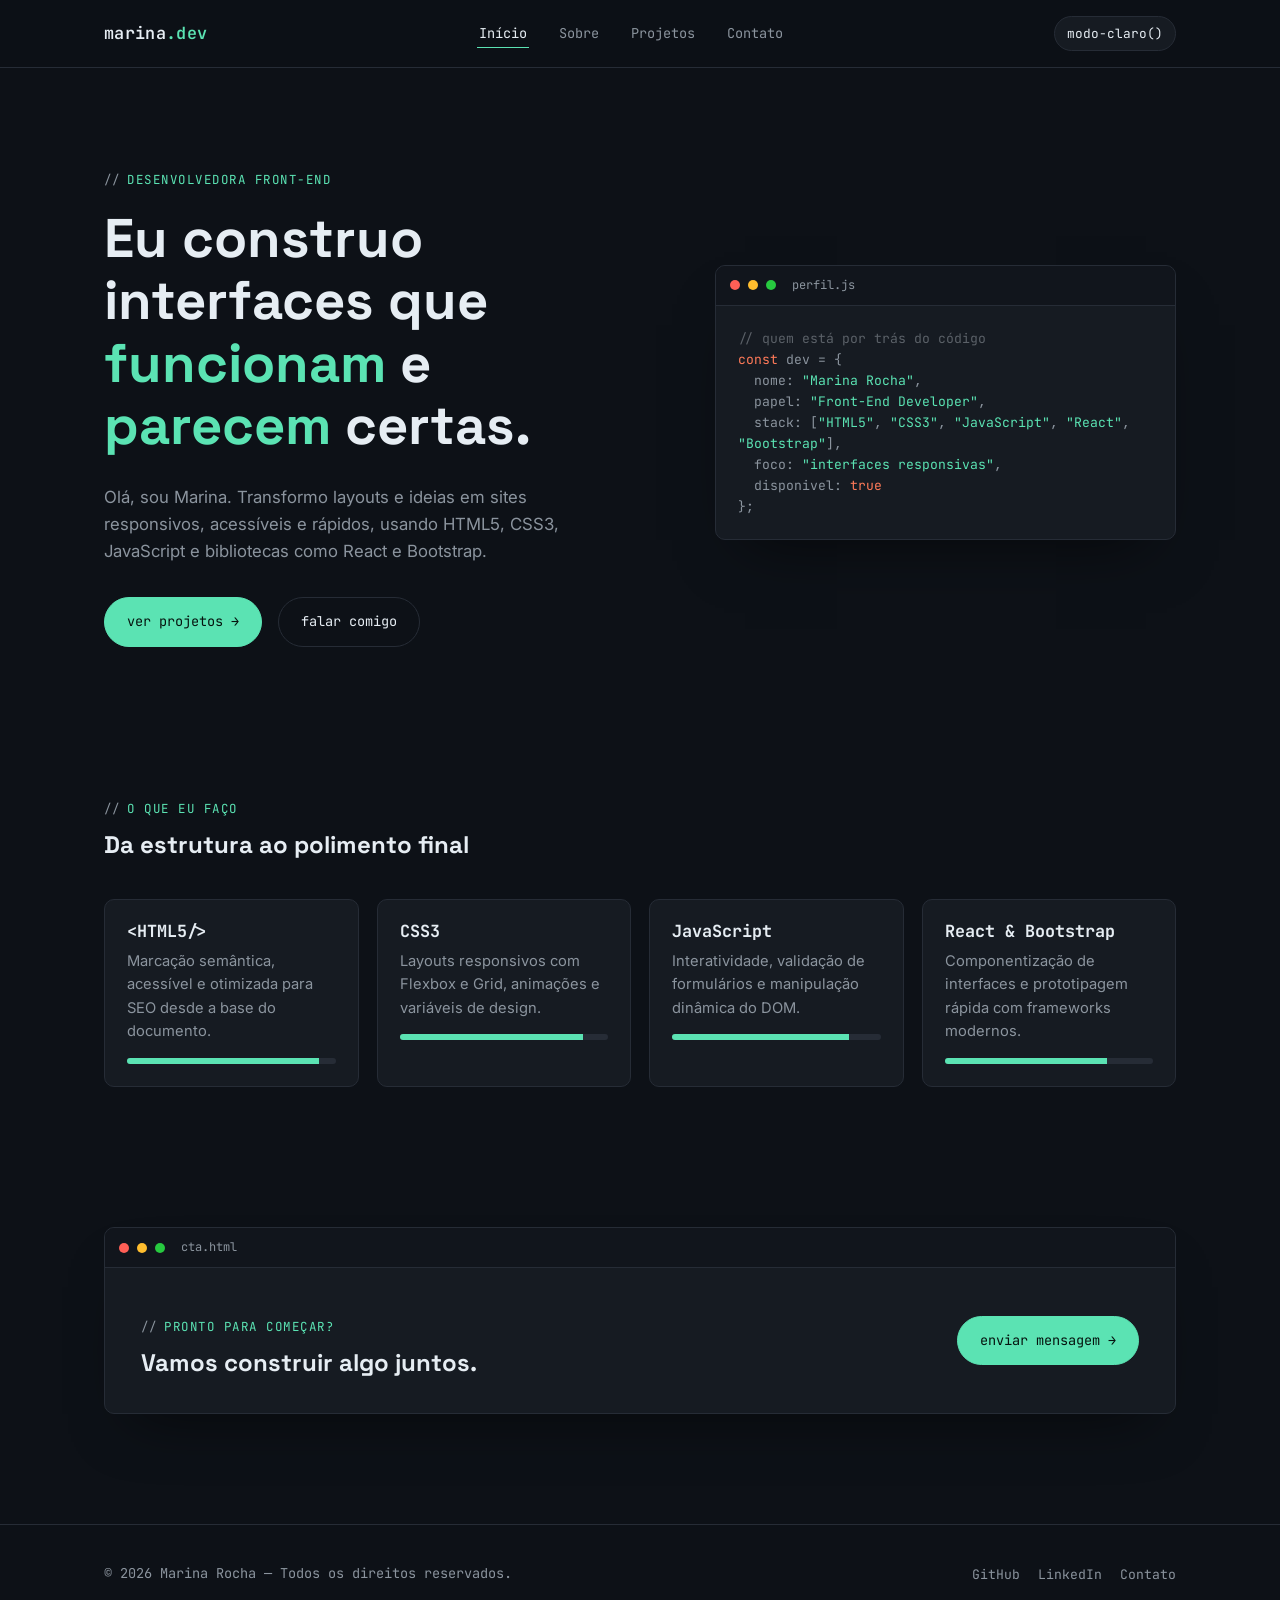
<file: index.html>
<!DOCTYPE html>
<!--
  ARQUIVO: index.html
  Página inicial do portfólio. Compartilha o mesmo header,
  footer, style.css e script.js das demais páginas do site.
-->
<html lang="pt-BR">
<head>
<meta charset="UTF-8">
<meta name="viewport" content="width=device-width, initial-scale=1.0">

<!-- Título e metadados de SEO específicos desta página -->
<title>Marina Rocha | Desenvolvedora Front-End</title>
<meta name="description" content="Portfólio de Marina Rocha, desenvolvedora Front-End especializada em HTML5, CSS3, JavaScript, React e Bootstrap. Veja projetos, habilidades e formas de contato.">
<meta name="keywords" content="front-end, desenvolvedora front-end, portfolio, html5, css3, javascript, react, bootstrap">
<meta name="author" content="Marina Rocha">
<meta name="robots" content="index, follow">
<link rel="canonical" href="https://marinarocha.dev/index.html">

<meta property="og:title" content="Marina Rocha | Desenvolvedora Front-End">
<meta property="og:description" content="Portfólio com projetos, habilidades e contato de uma desenvolvedora Front-End.">
<meta property="og:type" content="website">

<link rel="preconnect" href="https://fonts.googleapis.com">
<link href="https://fonts.googleapis.com/css2?family=Space+Grotesk:wght@500;600;700&family=Inter:wght@400;500;600&family=JetBrains+Mono:wght@400;500&display=swap" rel="stylesheet">
<link rel="stylesheet" href="css/style.css">

<!-- Dados estruturados (SEO) informando ao buscador quem é o autor do site -->
<script type="application/ld+json">
{
  "@context": "https://schema.org",
  "@type": "Person",
  "name": "Marina Rocha",
  "jobTitle": "Desenvolvedora Front-End",
  "url": "https://marinarocha.dev/index.html"
}
</script>
</head>
<body>

<!-- Cabeçalho com logo, menu de navegação e botões de tema/menu mobile -->
<header class="site-header">
  <nav class="nav-bar">
    <a href="index.html" class="logo">marina<span>.dev</span></a>
    <ul class="nav-links">
      <li><a href="index.html" class="active">Início</a></li>
      <li><a href="sobre.html">Sobre</a></li>
      <li><a href="projetos.html">Projetos</a></li>
      <li><a href="contato.html">Contato</a></li>
    </ul>
    <div style="display:flex;align-items:center;gap:10px;">
      <button class="theme-toggle" type="button" aria-label="Alternar tema">modo-claro()</button>
      <button class="menu-toggle" type="button" aria-label="Abrir menu">
        <span></span><span></span><span></span>
      </button>
    </div>
  </nav>
</header>

<main>
  <!-- Seção hero: apresentação principal + bloco de código estilizado -->
  <section class="hero">
    <div class="container hero-grid">
      <div class="reveal in-view">
        <p class="eyebrow">desenvolvedora front-end</p>
        <h1>Eu construo interfaces que <span class="accent">funcionam</span> e <span class="accent">parecem</span> certas.</h1>
        <p class="lead">Olá, sou Marina. Transformo layouts e ideias em sites responsivos, acessíveis e rápidos, usando HTML5, CSS3, JavaScript e bibliotecas como React e Bootstrap.</p>
        <div class="hero-actions">
          <a href="projetos.html" class="btn btn-primary">ver projetos →</a>
          <a href="contato.html" class="btn btn-ghost">falar comigo</a>
        </div>
      </div>
      <div class="reveal in-view window-frame">
        <div class="window-bar">
          <span class="dot red"></span><span class="dot yellow"></span><span class="dot green"></span>
          <span class="window-title">perfil.js</span>
        </div>
        <div class="code-block"><span class="com">// quem está por trás do código</span>
<span class="tag">const</span> dev = {
  nome: <span class="str">"Marina Rocha"</span>,
  papel: <span class="str">"Front-End Developer"</span>,
  stack: [<span class="str">"HTML5"</span>, <span class="str">"CSS3"</span>, <span class="str">"JavaScript"</span>, <span class="str">"React"</span>, <span class="str">"Bootstrap"</span>],
  foco: <span class="str">"interfaces responsivas"</span>,
  disponivel: <span class="tag">true</span>
};</div>
      </div>
    </div>
  </section>

  <!-- Seção de habilidades técnicas, com barras de progresso animadas -->
  <section>
    <div class="container">
      <div class="section-head reveal">
        <p class="eyebrow">o que eu faço</p>
        <h2>Da estrutura ao polimento final</h2>
      </div>
      <div class="skills-grid">
        <article class="skill-card reveal">
          <h3>&lt;HTML5/&gt;</h3>
          <p>Marcação semântica, acessível e otimizada para SEO desde a base do documento.</p>
          <div class="bar"><div class="bar-fill" data-level="92"></div></div>
        </article>
        <article class="skill-card reveal">
          <h3>CSS3</h3>
          <p>Layouts responsivos com Flexbox e Grid, animações e variáveis de design.</p>
          <div class="bar"><div class="bar-fill" data-level="88"></div></div>
        </article>
        <article class="skill-card reveal">
          <h3>JavaScript</h3>
          <p>Interatividade, validação de formulários e manipulação dinâmica do DOM.</p>
          <div class="bar"><div class="bar-fill" data-level="85"></div></div>
        </article>
        <article class="skill-card reveal">
          <h3>React &amp; Bootstrap</h3>
          <p>Componentização de interfaces e prototipagem rápida com frameworks modernos.</p>
          <div class="bar"><div class="bar-fill" data-level="78"></div></div>
        </article>
      </div>
    </div>
  </section>

  <!-- Chamada para ação final, direcionando para a página de contato -->
  <section>
    <div class="container">
      <div class="window-frame reveal">
        <div class="window-bar">
          <span class="dot red"></span><span class="dot yellow"></span><span class="dot green"></span>
          <span class="window-title">cta.html</span>
        </div>
        <div style="padding:36px;display:flex;justify-content:space-between;align-items:center;flex-wrap:wrap;gap:18px;">
          <div>
            <p class="eyebrow">pronto para começar?</p>
            <h2 style="margin-bottom:0;">Vamos construir algo juntos.</h2>
          </div>
          <a href="contato.html" class="btn btn-primary">enviar mensagem →</a>
        </div>
      </div>
    </div>
  </section>
</main>

<!-- Rodapé com copyright e links sociais, igual em todas as páginas -->
<footer class="site-footer">
  <div class="container footer-grid">
    <p>© <span id="current-year"></span> Marina Rocha — Todos os direitos reservados.</p>
    <ul class="social-links">
      <li><a href="https://github.com/" target="_blank" rel="noopener">GitHub</a></li>
      <li><a href="https://linkedin.com/" target="_blank" rel="noopener">LinkedIn</a></li>
      <li><a href="contato.html">Contato</a></li>
    </ul>
  </div>
</footer>

<script src="js/script.js"></script>
</body>
</html>
</file>
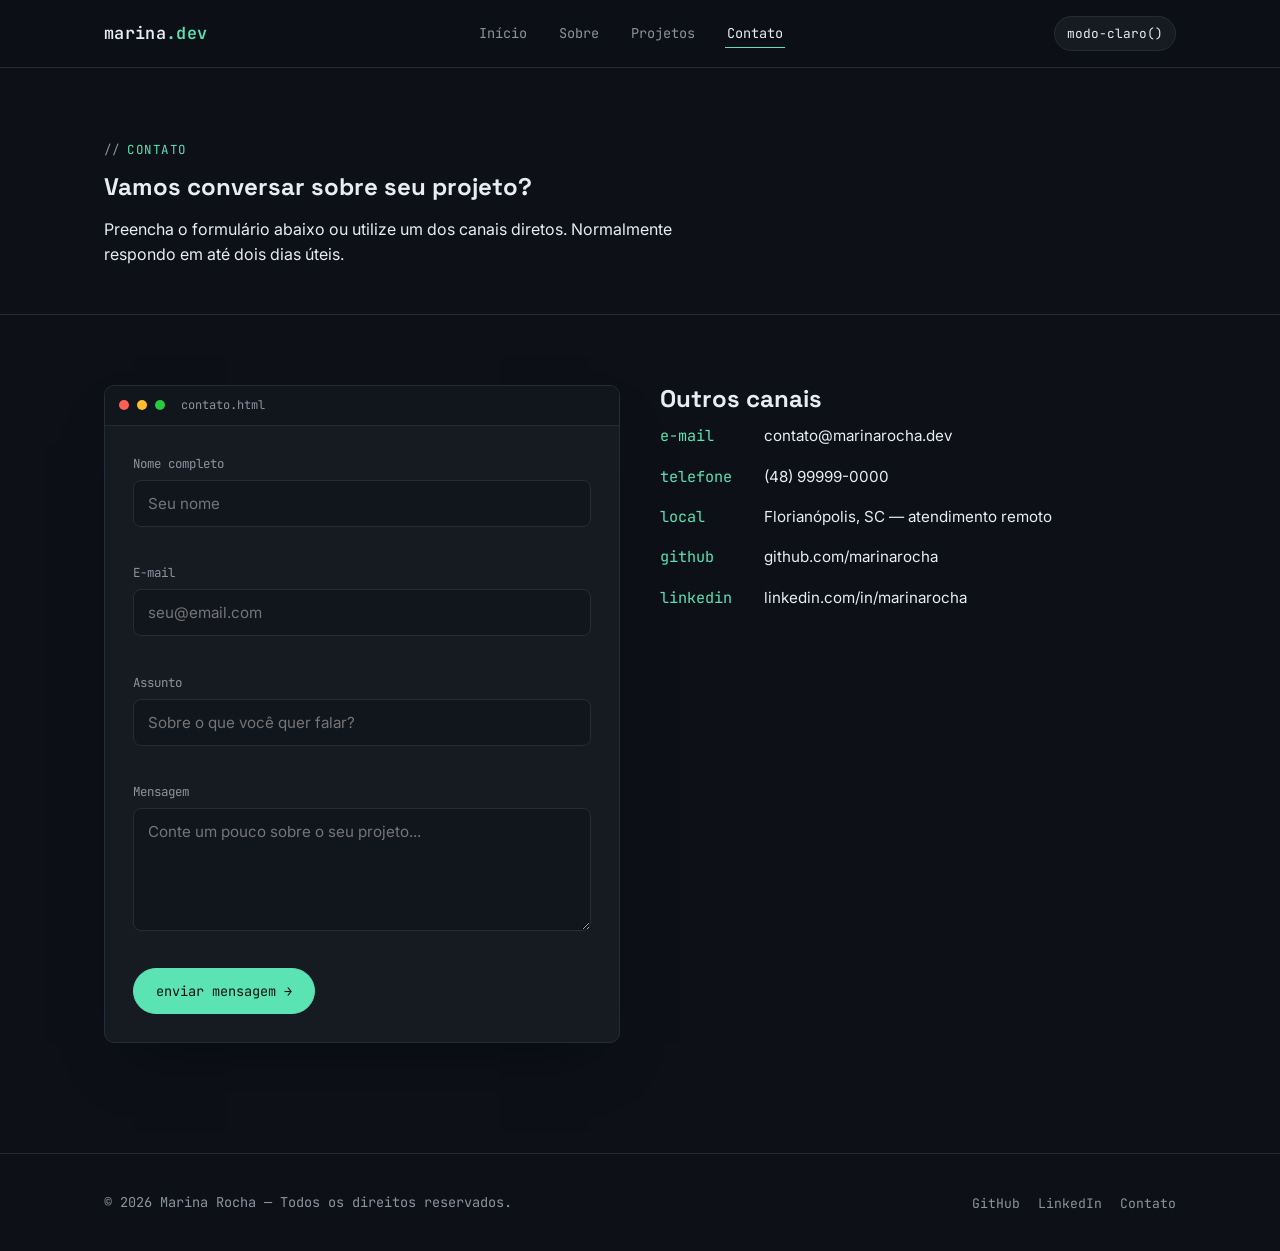
<file: contato.html>
<!DOCTYPE html>
<!--
  ARQUIVO: contato.html
  Formulário de contato com validação via JavaScript
  (ver função de validação em js/script.js) e informações
  alternativas de contato.
-->
<html lang="pt-BR">
<head>
<meta charset="UTF-8">
<meta name="viewport" content="width=device-width, initial-scale=1.0">
<title>Contato | Marina Rocha — Desenvolvedora Front-End</title>
<meta name="description" content="Entre em contato com Marina Rocha para propostas de projetos front-end, freelas ou oportunidades de trabalho.">
<meta name="keywords" content="contato, falar com desenvolvedora, orçamento front-end">
<meta name="author" content="Marina Rocha">
<meta name="robots" content="index, follow">
<link rel="canonical" href="https://marinarocha.dev/contato.html">

<link rel="preconnect" href="https://fonts.googleapis.com">
<link href="https://fonts.googleapis.com/css2?family=Space+Grotesk:wght@500;600;700&family=Inter:wght@400;500;600&family=JetBrains+Mono:wght@400;500&display=swap" rel="stylesheet">
<link rel="stylesheet" href="css/style.css">
</head>
<body>

<!-- Cabeçalho com menu de navegação (idêntico em todas as páginas) -->
<header class="site-header">
  <nav class="nav-bar">
    <a href="index.html" class="logo">marina<span>.dev</span></a>
    <ul class="nav-links">
      <li><a href="index.html">Início</a></li>
      <li><a href="sobre.html">Sobre</a></li>
      <li><a href="projetos.html">Projetos</a></li>
      <li><a href="contato.html" class="active">Contato</a></li>
    </ul>
    <div style="display:flex;align-items:center;gap:10px;">
      <button class="theme-toggle" type="button" aria-label="Alternar tema">modo-claro()</button>
      <button class="menu-toggle" type="button" aria-label="Abrir menu">
        <span></span><span></span><span></span>
      </button>
    </div>
  </nav>
</header>

<main>
  <section class="page-hero">
    <div class="container">
      <p class="eyebrow">contato</p>
      <h1>Vamos conversar sobre seu projeto?</h1>
      <p class="lead" style="max-width:60ch;">Preencha o formulário abaixo ou utilize um dos canais diretos. Normalmente respondo em até dois dias úteis.</p>
    </div>
  </section>

  <section>
    <div class="container contact-grid">
      <div class="window-frame reveal">
        <div class="window-bar">
          <span class="dot red"></span><span class="dot yellow"></span><span class="dot green"></span>
          <span class="window-title">contato.html</span>
        </div>
        <div style="padding:28px;">
          <!--
            Formulário de contato.
            id="contact-form" é usado pelo script.js para
            interceptar o envio e validar os campos antes
            de exibir a mensagem de status.
          -->
          <form id="contact-form" class="contact-form" novalidate>
            <!-- Campo: nome completo -->
            <div class="field" data-field="name">
              <label for="name">Nome completo</label>
              <input type="text" id="name" name="name" placeholder="Seu nome">
              <span class="msg"></span>
            </div>
            <!-- Campo: e-mail (validado via expressão regular no JS) -->
            <div class="field" data-field="email">
              <label for="email">E-mail</label>
              <input type="email" id="email" name="email" placeholder="seu@email.com">
              <span class="msg"></span>
            </div>
            <!-- Campo: assunto -->
            <div class="field" data-field="subject">
              <label for="subject">Assunto</label>
              <input type="text" id="subject" name="subject" placeholder="Sobre o que você quer falar?">
              <span class="msg"></span>
            </div>
            <!-- Campo: mensagem -->
            <div class="field" data-field="message">
              <label for="message">Mensagem</label>
              <textarea id="message" name="message" rows="5" placeholder="Conte um pouco sobre o seu projeto..."></textarea>
              <span class="msg"></span>
            </div>
            <button type="submit" class="btn btn-primary" style="align-self:flex-start;">enviar mensagem →</button>
            <!-- Mensagem de sucesso/erro exibida após a tentativa de envio -->
            <div id="form-status" class="form-status" role="status" aria-live="polite"></div>
          </form>
        </div>
      </div>

      <!-- Canais alternativos de contato -->
      <div class="reveal">
        <h2>Outros canais</h2>
        <ul class="info-list">
          <li><span class="k">e-mail</span><span>contato@marinarocha.dev</span></li>
          <li><span class="k">telefone</span><span>(48) 99999-0000</span></li>
          <li><span class="k">local</span><span>Florianópolis, SC — atendimento remoto</span></li>
          <li><span class="k">github</span><a href="https://github.com/" target="_blank" rel="noopener">github.com/marinarocha</a></li>
          <li><span class="k">linkedin</span><a href="https://linkedin.com/" target="_blank" rel="noopener">linkedin.com/in/marinarocha</a></li>
        </ul>
      </div>
    </div>
  </section>
</main>

<!-- Rodapé com copyright e links sociais -->
<footer class="site-footer">
  <div class="container footer-grid">
    <p>© <span id="current-year"></span> Marina Rocha — Todos os direitos reservados.</p>
    <ul class="social-links">
      <li><a href="https://github.com/" target="_blank" rel="noopener">GitHub</a></li>
      <li><a href="https://linkedin.com/" target="_blank" rel="noopener">LinkedIn</a></li>
      <li><a href="contato.html">Contato</a></li>
    </ul>
  </div>
</footer>

<script src="js/script.js"></script>
</body>
</html>
</file>
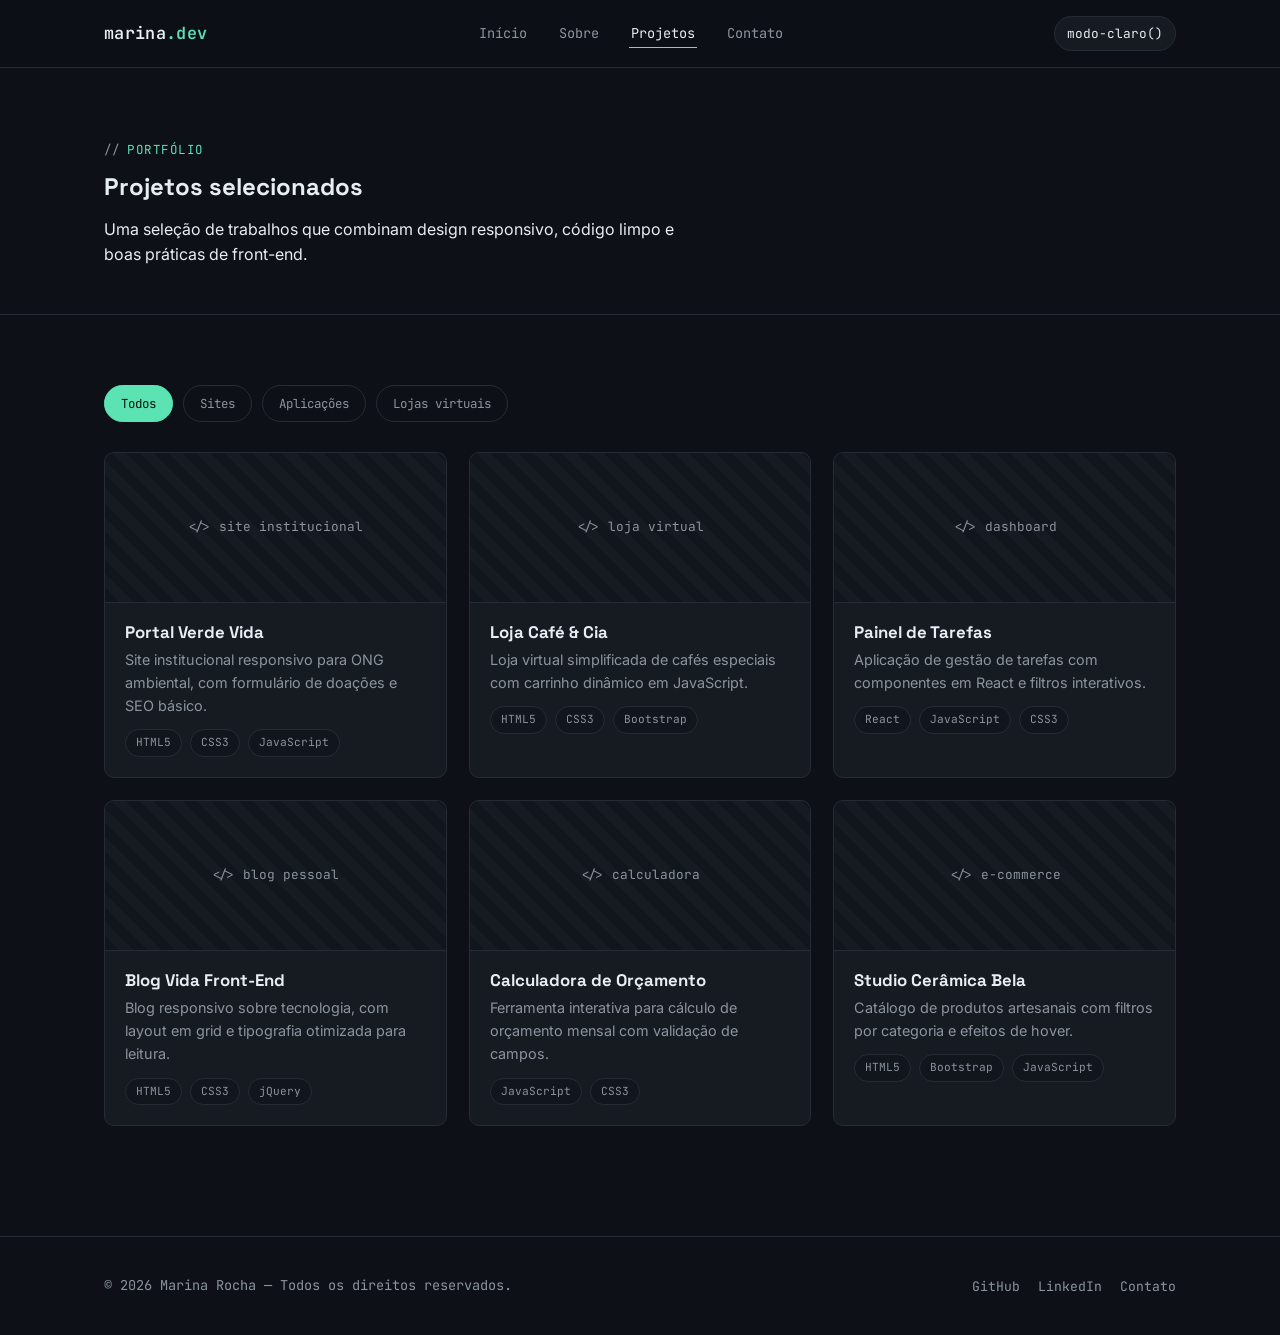
<file: projetos.html>
<!DOCTYPE html>
<!--
  ARQUIVO: projetos.html
  Galeria de projetos com filtro interativo por categoria,
  controlado via JavaScript (ver js/script.js).
-->
<html lang="pt-BR">
<head>
<meta charset="UTF-8">
<meta name="viewport" content="width=device-width, initial-scale=1.0">
<title>Projetos | Marina Rocha — Desenvolvedora Front-End</title>
<meta name="description" content="Conheça os principais projetos de Marina Rocha: sites, sistemas e interfaces desenvolvidos com HTML5, CSS3, JavaScript, React e Bootstrap.">
<meta name="keywords" content="projetos front-end, portfólio de sites, react, bootstrap, javascript">
<meta name="author" content="Marina Rocha">
<meta name="robots" content="index, follow">
<link rel="canonical" href="https://marinarocha.dev/projetos.html">

<link rel="preconnect" href="https://fonts.googleapis.com">
<link href="https://fonts.googleapis.com/css2?family=Space+Grotesk:wght@500;600;700&family=Inter:wght@400;500;600&family=JetBrains+Mono:wght@400;500&display=swap" rel="stylesheet">
<link rel="stylesheet" href="css/style.css">
</head>
<body>

<!-- Cabeçalho com menu de navegação (idêntico em todas as páginas) -->
<header class="site-header">
  <nav class="nav-bar">
    <a href="index.html" class="logo">marina<span>.dev</span></a>
    <ul class="nav-links">
      <li><a href="index.html">Início</a></li>
      <li><a href="sobre.html">Sobre</a></li>
      <li><a href="projetos.html" class="active">Projetos</a></li>
      <li><a href="contato.html">Contato</a></li>
    </ul>
    <div style="display:flex;align-items:center;gap:10px;">
      <button class="theme-toggle" type="button" aria-label="Alternar tema">modo-claro()</button>
      <button class="menu-toggle" type="button" aria-label="Abrir menu">
        <span></span><span></span><span></span>
      </button>
    </div>
  </nav>
</header>

<main>
  <section class="page-hero">
    <div class="container">
      <p class="eyebrow">portfólio</p>
      <h1>Projetos selecionados</h1>
      <p class="lead" style="max-width:60ch;">Uma seleção de trabalhos que combinam design responsivo, código limpo e boas práticas de front-end.</p>
    </div>
  </section>

  <section>
    <div class="container">
      <!-- Botões de filtro: o atributo data-filter define a categoria -->
      <div class="filters reveal">
        <button class="filter-btn active" data-filter="todos" type="button">Todos</button>
        <button class="filter-btn" data-filter="sites" type="button">Sites</button>
        <button class="filter-btn" data-filter="apps" type="button">Aplicações</button>
        <button class="filter-btn" data-filter="lojas" type="button">Lojas virtuais</button>
      </div>

      <!-- Grade de projetos: cada cartão tem um data-category correspondente -->
      <div class="projects-grid">
        <article class="project-card" data-category="sites">
          <div class="project-thumb">&lt;/&gt; site institucional</div>
          <div class="project-body">
            <h3>Portal Verde Vida</h3>
            <p>Site institucional responsivo para ONG ambiental, com formulário de doações e SEO básico.</p>
            <div class="project-tags"><span>HTML5</span><span>CSS3</span><span>JavaScript</span></div>
          </div>
        </article>

        <article class="project-card" data-category="lojas">
          <div class="project-thumb">&lt;/&gt; loja virtual</div>
          <div class="project-body">
            <h3>Loja Café & Cia</h3>
            <p>Loja virtual simplificada de cafés especiais com carrinho dinâmico em JavaScript.</p>
            <div class="project-tags"><span>HTML5</span><span>CSS3</span><span>Bootstrap</span></div>
          </div>
        </article>

        <article class="project-card" data-category="apps">
          <div class="project-thumb">&lt;/&gt; dashboard</div>
          <div class="project-body">
            <h3>Painel de Tarefas</h3>
            <p>Aplicação de gestão de tarefas com componentes em React e filtros interativos.</p>
            <div class="project-tags"><span>React</span><span>JavaScript</span><span>CSS3</span></div>
          </div>
        </article>

        <article class="project-card" data-category="sites">
          <div class="project-thumb">&lt;/&gt; blog pessoal</div>
          <div class="project-body">
            <h3>Blog Vida Front-End</h3>
            <p>Blog responsivo sobre tecnologia, com layout em grid e tipografia otimizada para leitura.</p>
            <div class="project-tags"><span>HTML5</span><span>CSS3</span><span>jQuery</span></div>
          </div>
        </article>

        <article class="project-card" data-category="apps">
          <div class="project-thumb">&lt;/&gt; calculadora</div>
          <div class="project-body">
            <h3>Calculadora de Orçamento</h3>
            <p>Ferramenta interativa para cálculo de orçamento mensal com validação de campos.</p>
            <div class="project-tags"><span>JavaScript</span><span>CSS3</span></div>
          </div>
        </article>

        <article class="project-card" data-category="lojas">
          <div class="project-thumb">&lt;/&gt; e-commerce</div>
          <div class="project-body">
            <h3>Studio Cerâmica Bela</h3>
            <p>Catálogo de produtos artesanais com filtros por categoria e efeitos de hover.</p>
            <div class="project-tags"><span>HTML5</span><span>Bootstrap</span><span>JavaScript</span></div>
          </div>
        </article>
      </div>
    </div>
  </section>
</main>

<!-- Rodapé com copyright e links sociais -->
<footer class="site-footer">
  <div class="container footer-grid">
    <p>© <span id="current-year"></span> Marina Rocha — Todos os direitos reservados.</p>
    <ul class="social-links">
      <li><a href="https://github.com/" target="_blank" rel="noopener">GitHub</a></li>
      <li><a href="https://linkedin.com/" target="_blank" rel="noopener">LinkedIn</a></li>
      <li><a href="contato.html">Contato</a></li>
    </ul>
  </div>
</footer>

<script src="js/script.js"></script>
</body>
</html>
</file>
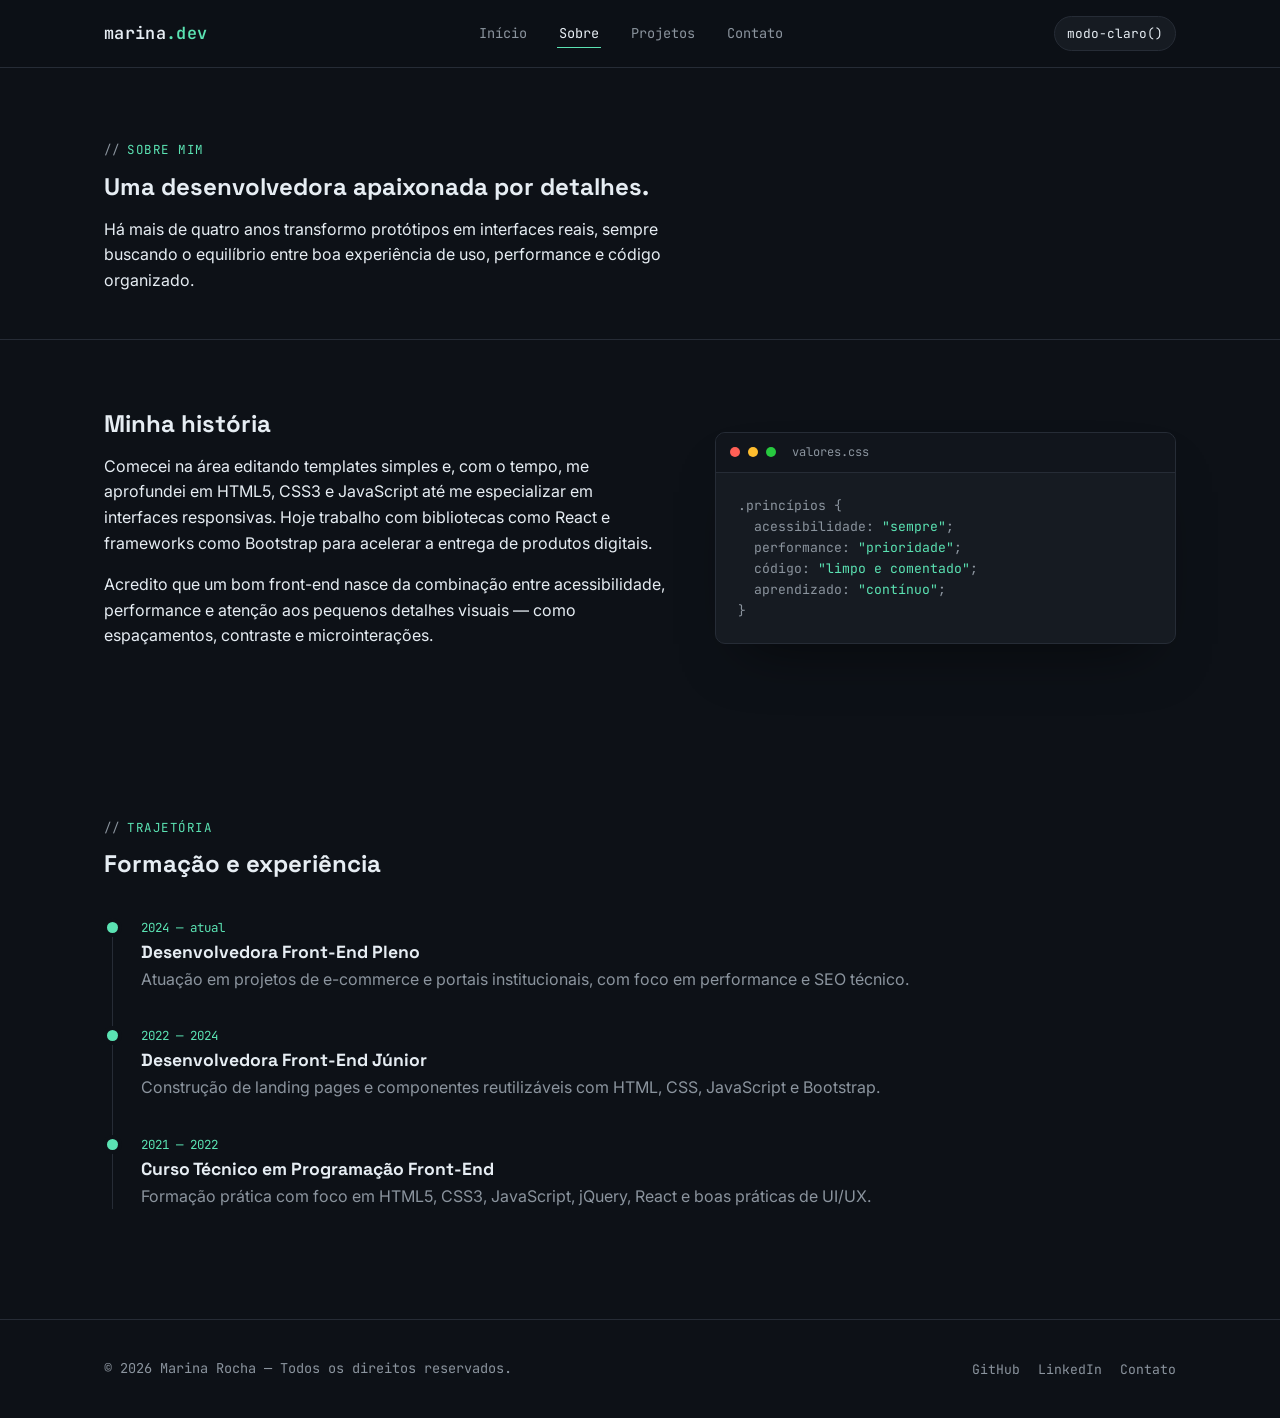
<file: sobre.html>
<!DOCTYPE html>
<!--
  ARQUIVO: sobre.html
  Página com a apresentação pessoal e a linha do tempo de
  formação e experiência profissional.
-->
<html lang="pt-BR">
<head>
<meta charset="UTF-8">
<meta name="viewport" content="width=device-width, initial-scale=1.0">
<title>Sobre | Marina Rocha — Desenvolvedora Front-End</title>
<meta name="description" content="Conheça a trajetória, formação e experiência profissional de Marina Rocha, desenvolvedora Front-End especializada em HTML, CSS e JavaScript.">
<meta name="keywords" content="sobre, trajetória profissional, desenvolvedora front-end, experiência">
<meta name="author" content="Marina Rocha">
<meta name="robots" content="index, follow">
<link rel="canonical" href="https://marinarocha.dev/sobre.html">

<link rel="preconnect" href="https://fonts.googleapis.com">
<link href="https://fonts.googleapis.com/css2?family=Space+Grotesk:wght@500;600;700&family=Inter:wght@400;500;600&family=JetBrains+Mono:wght@400;500&display=swap" rel="stylesheet">
<link rel="stylesheet" href="css/style.css">
</head>
<body>

<!-- Cabeçalho com menu de navegação (idêntico em todas as páginas) -->
<header class="site-header">
  <nav class="nav-bar">
    <a href="index.html" class="logo">marina<span>.dev</span></a>
    <ul class="nav-links">
      <li><a href="index.html">Início</a></li>
      <li><a href="sobre.html" class="active">Sobre</a></li>
      <li><a href="projetos.html">Projetos</a></li>
      <li><a href="contato.html">Contato</a></li>
    </ul>
    <div style="display:flex;align-items:center;gap:10px;">
      <button class="theme-toggle" type="button" aria-label="Alternar tema">modo-claro()</button>
      <button class="menu-toggle" type="button" aria-label="Abrir menu">
        <span></span><span></span><span></span>
      </button>
    </div>
  </nav>
</header>

<main>
  <!-- Bloco de introdução da página "Sobre" -->
  <section class="page-hero">
    <div class="container">
      <p class="eyebrow">sobre mim</p>
      <h1>Uma desenvolvedora apaixonada por detalhes.</h1>
      <p class="lead" style="max-width:60ch;">Há mais de quatro anos transformo protótipos em interfaces reais, sempre buscando o equilíbrio entre boa experiência de uso, performance e código organizado.</p>
    </div>
  </section>

  <section>
    <div class="container hero-grid">
      <div class="reveal">
        <h2>Minha história</h2>
        <p>Comecei na área editando templates simples e, com o tempo, me aprofundei em HTML5, CSS3 e JavaScript até me especializar em interfaces responsivas. Hoje trabalho com bibliotecas como React e frameworks como Bootstrap para acelerar a entrega de produtos digitais.</p>
        <p>Acredito que um bom front-end nasce da combinação entre acessibilidade, performance e atenção aos pequenos detalhes visuais — como espaçamentos, contraste e microinterações.</p>
      </div>
      <div class="window-frame reveal">
        <div class="window-bar">
          <span class="dot red"></span><span class="dot yellow"></span><span class="dot green"></span>
          <span class="window-title">valores.css</span>
        </div>
        <div class="code-block">.princípios {
  acessibilidade: <span class="str">"sempre"</span>;
  performance: <span class="str">"prioridade"</span>;
  código: <span class="str">"limpo e comentado"</span>;
  aprendizado: <span class="str">"contínuo"</span>;
}</div>
      </div>
    </div>
  </section>

  <!-- Linha do tempo com formação e experiência profissional -->
  <section>
    <div class="container">
      <div class="section-head reveal">
        <p class="eyebrow">trajetória</p>
        <h2>Formação e experiência</h2>
      </div>
      <div class="timeline">
        <div class="timeline-item reveal">
          <p class="when">2024 — atual</p>
          <h3>Desenvolvedora Front-End Pleno</h3>
          <p>Atuação em projetos de e-commerce e portais institucionais, com foco em performance e SEO técnico.</p>
        </div>
        <div class="timeline-item reveal">
          <p class="when">2022 — 2024</p>
          <h3>Desenvolvedora Front-End Júnior</h3>
          <p>Construção de landing pages e componentes reutilizáveis com HTML, CSS, JavaScript e Bootstrap.</p>
        </div>
        <div class="timeline-item reveal">
          <p class="when">2021 — 2022</p>
          <h3>Curso Técnico em Programação Front-End</h3>
          <p>Formação prática com foco em HTML5, CSS3, JavaScript, jQuery, React e boas práticas de UI/UX.</p>
        </div>
      </div>
    </div>
  </section>
</main>

<!-- Rodapé com copyright e links sociais -->
<footer class="site-footer">
  <div class="container footer-grid">
    <p>© <span id="current-year"></span> Marina Rocha — Todos os direitos reservados.</p>
    <ul class="social-links">
      <li><a href="https://github.com/" target="_blank" rel="noopener">GitHub</a></li>
      <li><a href="https://linkedin.com/" target="_blank" rel="noopener">LinkedIn</a></li>
      <li><a href="contato.html">Contato</a></li>
    </ul>
  </div>
</footer>

<script src="js/script.js"></script>
</body>
</html>
</file>
<file: css/style.css>
/* =========================================================
   ARQUIVO: style.css
   Folha de estilos única, compartilhada por todas as páginas
   do site (index, sobre, projetos e contato).
   Organização: variáveis -> reset -> header/menu -> hero ->
   seções -> componentes -> formulário -> footer -> responsivo
   ========================================================= */

/* Variáveis globais de design (cores, fontes, tamanhos) */
:root{
  --bg:#0d1117;
  --bg-alt:#11151c;
  --panel:#161b22;
  --line:#262c36;
  --text:#e6edf3;
  --text-dim:#8b949e;
  --accent:#5be3b3;
  --accent-2:#ff7a59;
  --radius:10px;
  --maxw:1120px;
  --ff-display:"Space Grotesk",system-ui,sans-serif;
  --ff-body:"Inter",system-ui,sans-serif;
  --ff-mono:"JetBrains Mono",monospace;
}

/* Reset básico e fonte padrão do corpo do documento */
*{box-sizing:border-box;}
html{scroll-behavior:smooth;}
body{
  margin:0;
  background:var(--bg);
  color:var(--text);
  font-family:var(--ff-body);
  line-height:1.6;
}

a{color:inherit;text-decoration:none;}
img{max-width:100%;display:block;}

/* Container central que limita a largura do conteúdo */
.container{
  width:100%;
  max-width:var(--maxw);
  margin:0 auto;
  padding:0 24px;
}

h1,h2,h3{
  font-family:var(--ff-display);
  line-height:1.15;
  margin:0 0 .5em;
}

.eyebrow{
  font-family:var(--ff-mono);
  font-size:.78rem;
  letter-spacing:.12em;
  text-transform:uppercase;
  color:var(--accent);
  display:flex;
  align-items:center;
  gap:.5em;
}
.eyebrow::before{
  content:"//";
  color:var(--text-dim);
}

/* Cabeçalho fixo no topo, presente em todas as páginas */
header.site-header{
  position:sticky;
  top:0;
  z-index:50;
  background:rgba(13,17,23,.85);
  backdrop-filter:blur(8px);
  border-bottom:1px solid var(--line);
}
.nav-bar{
  display:flex;
  align-items:center;
  justify-content:space-between;
  padding:16px 24px;
  max-width:var(--maxw);
  margin:0 auto;
}
.logo{
  font-family:var(--ff-mono);
  font-weight:600;
  font-size:1.05rem;
  letter-spacing:.02em;
}
.logo span{color:var(--accent);}

/* Lista de links do menu de navegação */
.nav-links{
  display:flex;
  gap:28px;
  list-style:none;
  margin:0;
  padding:0;
  font-family:var(--ff-mono);
  font-size:.85rem;
}
.nav-links a{
  position:relative;
  padding:6px 2px;
  color:var(--text-dim);
  transition:color .2s ease;
}
.nav-links a::after{
  content:"";
  position:absolute;
  left:0;bottom:0;
  width:0;height:1px;
  background:var(--accent);
  transition:width .25s ease;
}
.nav-links a:hover,
.nav-links a.active{color:var(--text);}
.nav-links a.active::after,
.nav-links a:hover::after{width:100%;}

/* Botão "hambúrguer" exibido apenas em telas pequenas */
.menu-toggle{
  display:none;
  flex-direction:column;
  gap:5px;
  background:none;
  border:none;
  cursor:pointer;
  padding:6px;
}
.menu-toggle span{
  width:24px;height:2px;
  background:var(--text);
  display:block;
  transition:transform .25s ease, opacity .25s ease;
}

/* Botão de alternância entre tema escuro (padrão) e claro */
.theme-toggle{
  font-family:var(--ff-mono);
  font-size:.8rem;
  background:var(--panel);
  border:1px solid var(--line);
  color:var(--text);
  padding:8px 12px;
  border-radius:999px;
  cursor:pointer;
  display:flex;
  align-items:center;
  gap:8px;
  transition:border-color .2s ease, transform .15s ease;
}
.theme-toggle:hover{border-color:var(--accent);}
.theme-toggle:active{transform:scale(.96);}

/* Sobrescreve as variáveis de cor quando o tema claro é ativado via JS */
body.light-mode{
  --bg:#f7f6f2;
  --bg-alt:#ffffff;
  --panel:#ffffff;
  --line:#e2dfd6;
  --text:#1b1f23;
  --text-dim:#5b6168;
}

/* Elemento de assinatura visual: "janela de código" estilo editor/terminal */
.window-frame{
  background:var(--panel);
  border:1px solid var(--line);
  border-radius:var(--radius);
  overflow:hidden;
  box-shadow:0 30px 60px -30px rgba(0,0,0,.6);
}
.window-bar{
  display:flex;
  align-items:center;
  gap:8px;
  padding:10px 14px;
  background:var(--bg-alt);
  border-bottom:1px solid var(--line);
}
.dot{width:10px;height:10px;border-radius:50%;}
.dot.red{background:#ff5f56;}
.dot.yellow{background:#ffbd2e;}
.dot.green{background:#27c93f;}
.window-title{
  margin-left:8px;
  font-family:var(--ff-mono);
  font-size:.75rem;
  color:var(--text-dim);
}

/* Seção de destaque (hero) no topo da página inicial */
.hero{
  padding:90px 0 70px;
}
.hero-grid{
  display:grid;
  grid-template-columns:1.1fr .9fr;
  gap:48px;
  align-items:center;
}
.hero h1{
  font-size:clamp(2.2rem,5vw,3.4rem);
  margin-top:.3em;
}
.hero h1 .accent{color:var(--accent);}
.hero p.lead{
  color:var(--text-dim);
  font-size:1.05rem;
  max-width:46ch;
}
.hero-actions{
  display:flex;
  gap:16px;
  margin-top:32px;
  flex-wrap:wrap;
}

/* Estilo base dos botões de chamada para ação */
.btn{
  font-family:var(--ff-mono);
  font-size:.85rem;
  padding:13px 22px;
  border-radius:999px;
  border:1px solid var(--line);
  cursor:pointer;
  transition:transform .15s ease, border-color .2s ease, background .2s ease;
  display:inline-flex;
  align-items:center;
  gap:8px;
}
.btn-primary{
  background:var(--accent);
  color:#06140f;
  border-color:var(--accent);
}
.btn-primary:hover{transform:translateY(-2px);}
.btn-ghost{
  background:transparent;
  color:var(--text);
}
.btn-ghost:hover{border-color:var(--accent);color:var(--accent);}

/* Simulação de bloco de código exibido dentro da janela de código */
.code-block{
  font-family:var(--ff-mono);
  font-size:.82rem;
  padding:22px;
  color:var(--text-dim);
  white-space:pre-wrap;
}
.code-block .tag{color:var(--accent-2);}
.code-block .str{color:var(--accent);}
.code-block .com{color:#5b6168;}

section{padding:70px 0;}
.section-head{
  margin-bottom:40px;
  max-width:60ch;
}

/* Grade de cartões de habilidades (Início) */
.skills-grid{
  display:grid;
  grid-template-columns:repeat(auto-fit,minmax(220px,1fr));
  gap:18px;
}
.skill-card{
  background:var(--panel);
  border:1px solid var(--line);
  border-radius:var(--radius);
  padding:22px;
  transition:border-color .2s ease, transform .2s ease;
}
.skill-card:hover{
  border-color:var(--accent);
  transform:translateY(-4px);
}
.skill-card h3{
  font-size:1.05rem;
  font-family:var(--ff-mono);
}
.skill-card p{
  color:var(--text-dim);
  font-size:.92rem;
  margin:0;
}
/* Barra de progresso animada via JavaScript (IntersectionObserver) */
.bar{
  height:6px;
  border-radius:99px;
  background:var(--line);
  margin-top:14px;
  overflow:hidden;
}
.bar-fill{
  height:100%;
  background:var(--accent);
  width:0%;
  transition:width 1.1s cubic-bezier(.2,.7,.2,1);
}

/* Linha do tempo de formação/experiência (página Sobre) */
.timeline{
  border-left:1px solid var(--line);
  margin-left:8px;
  padding-left:28px;
  display:flex;
  flex-direction:column;
  gap:34px;
}
.timeline-item{position:relative;}
.timeline-item::before{
  content:"";
  position:absolute;
  left:-34px;
  top:4px;
  width:11px;height:11px;
  border-radius:50%;
  background:var(--accent);
  box-shadow:0 0 0 4px var(--bg);
}
.timeline-item .when{
  font-family:var(--ff-mono);
  font-size:.78rem;
  color:var(--accent);
}
.timeline-item h3{margin:.25em 0;font-size:1.1rem;}
.timeline-item p{color:var(--text-dim);margin:0;}

/* Botões de filtro de categoria na página Projetos */
.filters{
  display:flex;
  gap:10px;
  flex-wrap:wrap;
  margin-bottom:30px;
}
.filter-btn{
  font-family:var(--ff-mono);
  font-size:.78rem;
  padding:9px 16px;
  border-radius:999px;
  border:1px solid var(--line);
  background:transparent;
  color:var(--text-dim);
  cursor:pointer;
  transition:all .2s ease;
}
.filter-btn:hover{color:var(--text);border-color:var(--accent);}
.filter-btn.active{
  background:var(--accent);
  color:#06140f;
  border-color:var(--accent);
}

/* Grade responsiva dos cartões de projeto */
.projects-grid{
  display:grid;
  grid-template-columns:repeat(auto-fit,minmax(280px,1fr));
  gap:22px;
}
.project-card{
  background:var(--panel);
  border:1px solid var(--line);
  border-radius:var(--radius);
  overflow:hidden;
  transition:transform .25s ease, border-color .25s ease;
  opacity:0;
  transform:translateY(16px);
}
.project-card.show{
  opacity:1;
  transform:translateY(0);
}
.project-card:hover{
  transform:translateY(-6px);
  border-color:var(--accent);
}
.project-thumb{
  height:150px;
  display:flex;
  align-items:center;
  justify-content:center;
  font-family:var(--ff-mono);
  font-size:.8rem;
  color:var(--text-dim);
  background:
    repeating-linear-gradient(45deg, var(--bg-alt) 0 10px, var(--panel) 10px 20px);
  border-bottom:1px solid var(--line);
}
.project-body{padding:20px;}
.project-tags{
  display:flex;
  gap:8px;
  flex-wrap:wrap;
  margin-top:12px;
}
.project-tags span{
  font-family:var(--ff-mono);
  font-size:.7rem;
  padding:4px 10px;
  border-radius:99px;
  background:var(--bg-alt);
  color:var(--text-dim);
  border:1px solid var(--line);
}
.project-body h3{font-size:1.05rem;margin-bottom:6px;}
.project-body p{color:var(--text-dim);font-size:.9rem;margin:0;}

/* Layout em duas colunas da página de Contato (formulário + informações) */
.contact-grid{
  display:grid;
  grid-template-columns:1fr 1fr;
  gap:40px;
}
form.contact-form{
  display:flex;
  flex-direction:column;
  gap:18px;
}
/* Campos de entrada do formulário de contato */
.field{
  display:flex;
  flex-direction:column;
  gap:6px;
}
.field label{
  font-family:var(--ff-mono);
  font-size:.78rem;
  color:var(--text-dim);
}
.field input,
.field textarea{
  background:var(--bg-alt);
  border:1px solid var(--line);
  border-radius:8px;
  padding:13px 14px;
  color:var(--text);
  font-family:var(--ff-body);
  font-size:.95rem;
  resize:vertical;
}
.field input:focus,
.field textarea:focus{
  outline:none;
  border-color:var(--accent);
}
.field.error input,
.field.error textarea{border-color:var(--accent-2);}
.field .msg{
  font-size:.78rem;
  min-height:1em;
  color:var(--accent-2);
}
/* Caixa de status exibida após a validação/envio do formulário */
.form-status{
  font-family:var(--ff-mono);
  font-size:.85rem;
  padding:12px 14px;
  border-radius:8px;
  display:none;
}
.form-status.show{display:block;}
.form-status.ok{
  background:rgba(91,227,179,.12);
  border:1px solid var(--accent);
  color:var(--accent);
}
.form-status.fail{
  background:rgba(255,122,89,.1);
  border:1px solid var(--accent-2);
  color:var(--accent-2);
}

.info-list{
  list-style:none;
  margin:0;
  padding:0;
  display:flex;
  flex-direction:column;
  gap:16px;
}
.info-list li{
  display:flex;
  gap:14px;
  align-items:flex-start;
  font-size:.95rem;
}
.info-list .k{
  font-family:var(--ff-mono);
  color:var(--accent);
  min-width:90px;
}

/* Rodapé presente em todas as páginas */
footer.site-footer{
  border-top:1px solid var(--line);
  padding:36px 0;
  margin-top:40px;
}
.footer-grid{
  display:flex;
  justify-content:space-between;
  flex-wrap:wrap;
  gap:18px;
  align-items:center;
}
.footer-grid p{
  margin:0;
  color:var(--text-dim);
  font-size:.85rem;
  font-family:var(--ff-mono);
}
.social-links{
  display:flex;
  gap:18px;
  list-style:none;
  margin:0;padding:0;
}
.social-links a{
  color:var(--text-dim);
  font-family:var(--ff-mono);
  font-size:.82rem;
  transition:color .2s ease;
}
.social-links a:hover{color:var(--accent);}

/* Classe usada pelo JavaScript para revelar elementos ao rolar a página */
.reveal{
  opacity:0;
  transform:translateY(18px);
  transition:opacity .6s ease, transform .6s ease;
}
.reveal.in-view{
  opacity:1;
  transform:translateY(0);
}

.page-hero{
  padding:60px 0 30px;
  border-bottom:1px solid var(--line);
}

/* ============== RESPONSIVIDADE (telas até 860px) ============== */
@media (max-width:860px){
  .hero-grid{grid-template-columns:1fr;}
  .contact-grid{grid-template-columns:1fr;}
  .nav-links{
    position:fixed;
    top:64px;left:0;right:0;
    flex-direction:column;
    background:var(--bg-alt);
    border-bottom:1px solid var(--line);
    padding:20px 24px;
    gap:18px;
    transform:translateY(-110%);
    transition:transform .25s ease;
  }
  .nav-links.open{transform:translateY(0);}
  .menu-toggle{display:flex;}
}

/* Respeita usuários que preferem reduzir animações no sistema */
@media (prefers-reduced-motion: reduce){
  *{transition:none !important; animation:none !important;}
}
</file>
